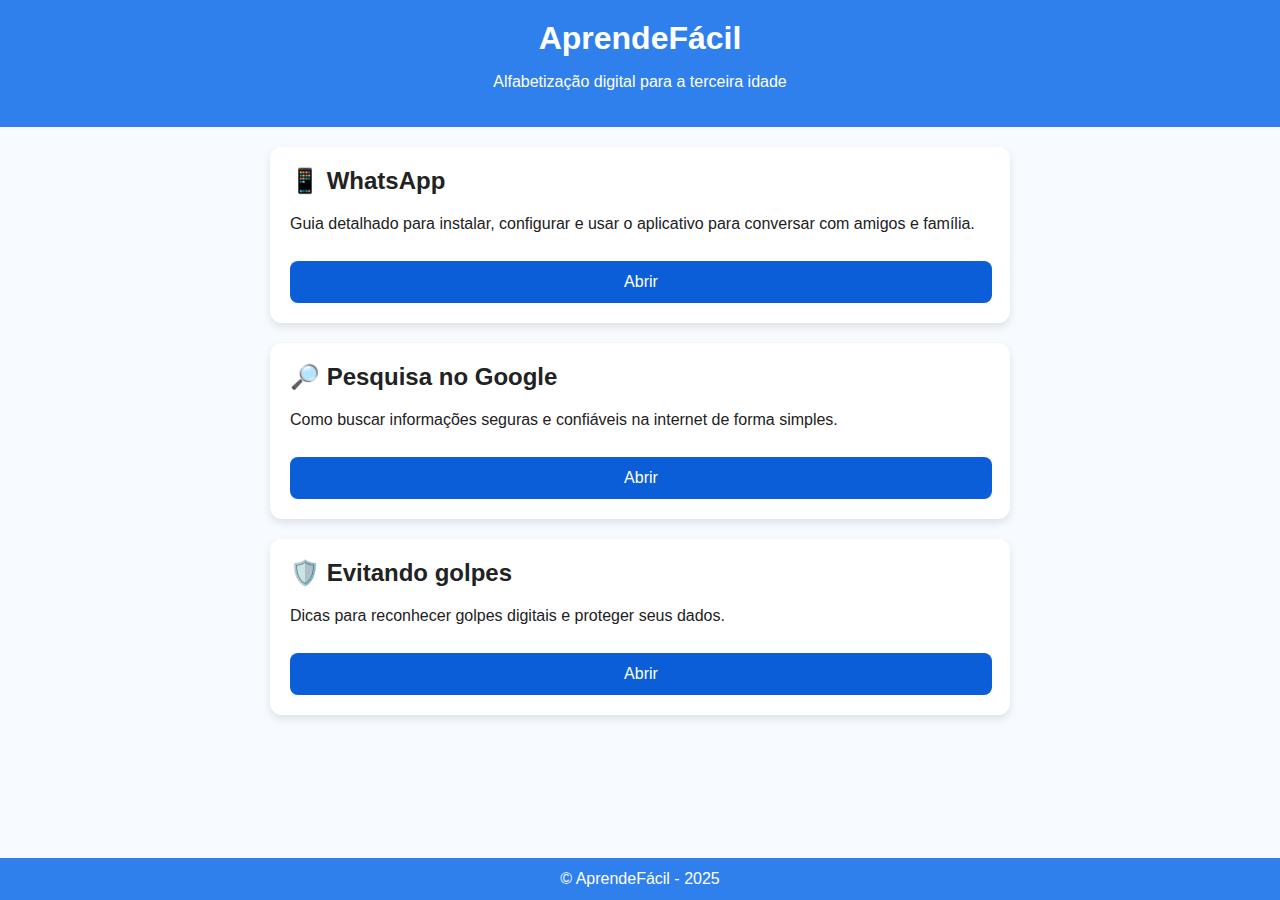
<file: index.html>
<!doctype html>
<html lang="pt-BR">
<head>
  <meta charset="utf-8">
  <meta name="viewport" content="width=device-width,initial-scale=1">
  <title>AprendeFácil — Alfabetização Digital</title>
  <link rel="stylesheet" href="style.css">
</head>
<body>
  <header>
    <h1>AprendeFácil</h1>
    <p>Alfabetização digital para a terceira idade</p>
  </header>

  <main>
    <div class="card">
      <h2>📱 WhatsApp</h2>
      <p>Guia detalhado para instalar, configurar e usar o aplicativo para conversar com amigos e família.</p>
      <a class="btn" href="whatsapp.html">Abrir</a>
    </div>
    <div class="card">
      <h2>🔎 Pesquisa no Google</h2>
      <p>Como buscar informações seguras e confiáveis na internet de forma simples.</p>
      <a class="btn" href="google.html">Abrir</a>
    </div>
    <div class="card">
      <h2>🛡️ Evitando golpes</h2>
      <p>Dicas para reconhecer golpes digitais e proteger seus dados.</p>
      <a class="btn" href="seguranca.html">Abrir</a>
    </div>
  </main>

  <footer>© AprendeFácil - 2025</footer>
</body>
</html>
</file>
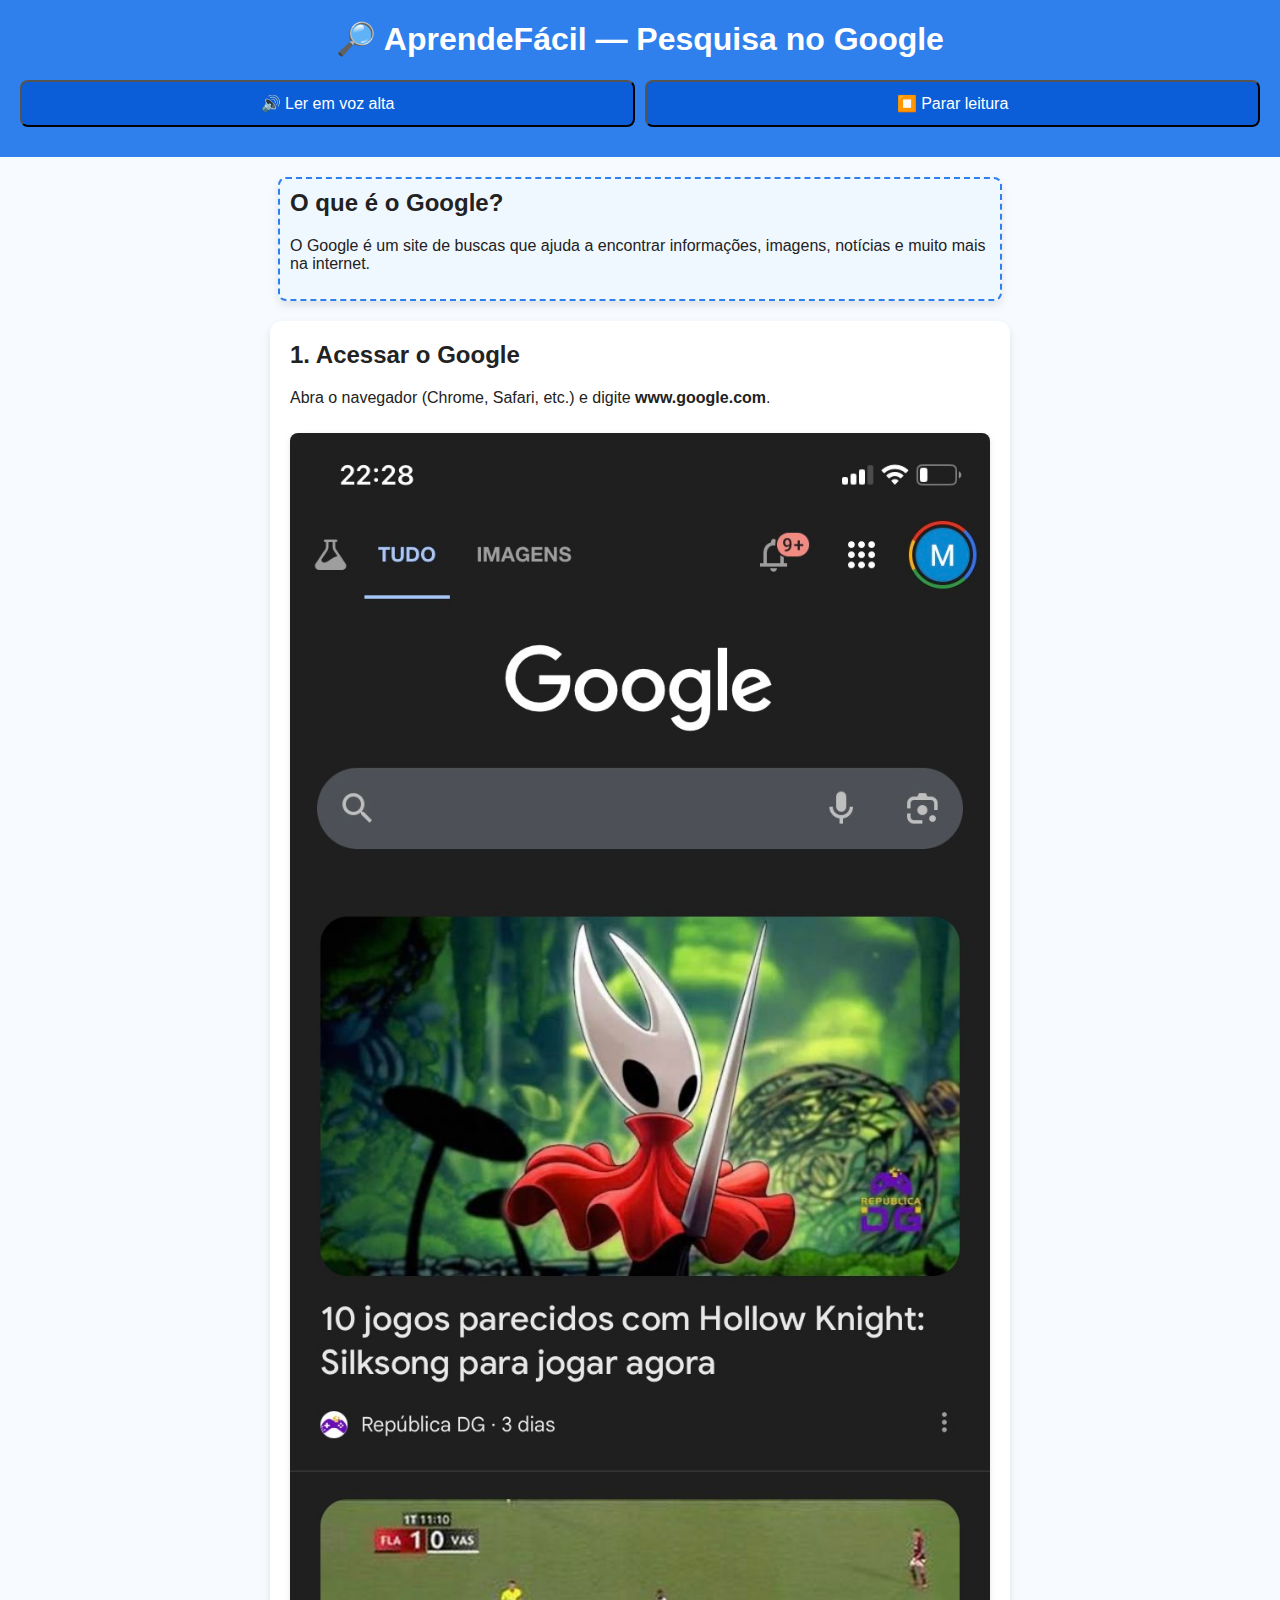
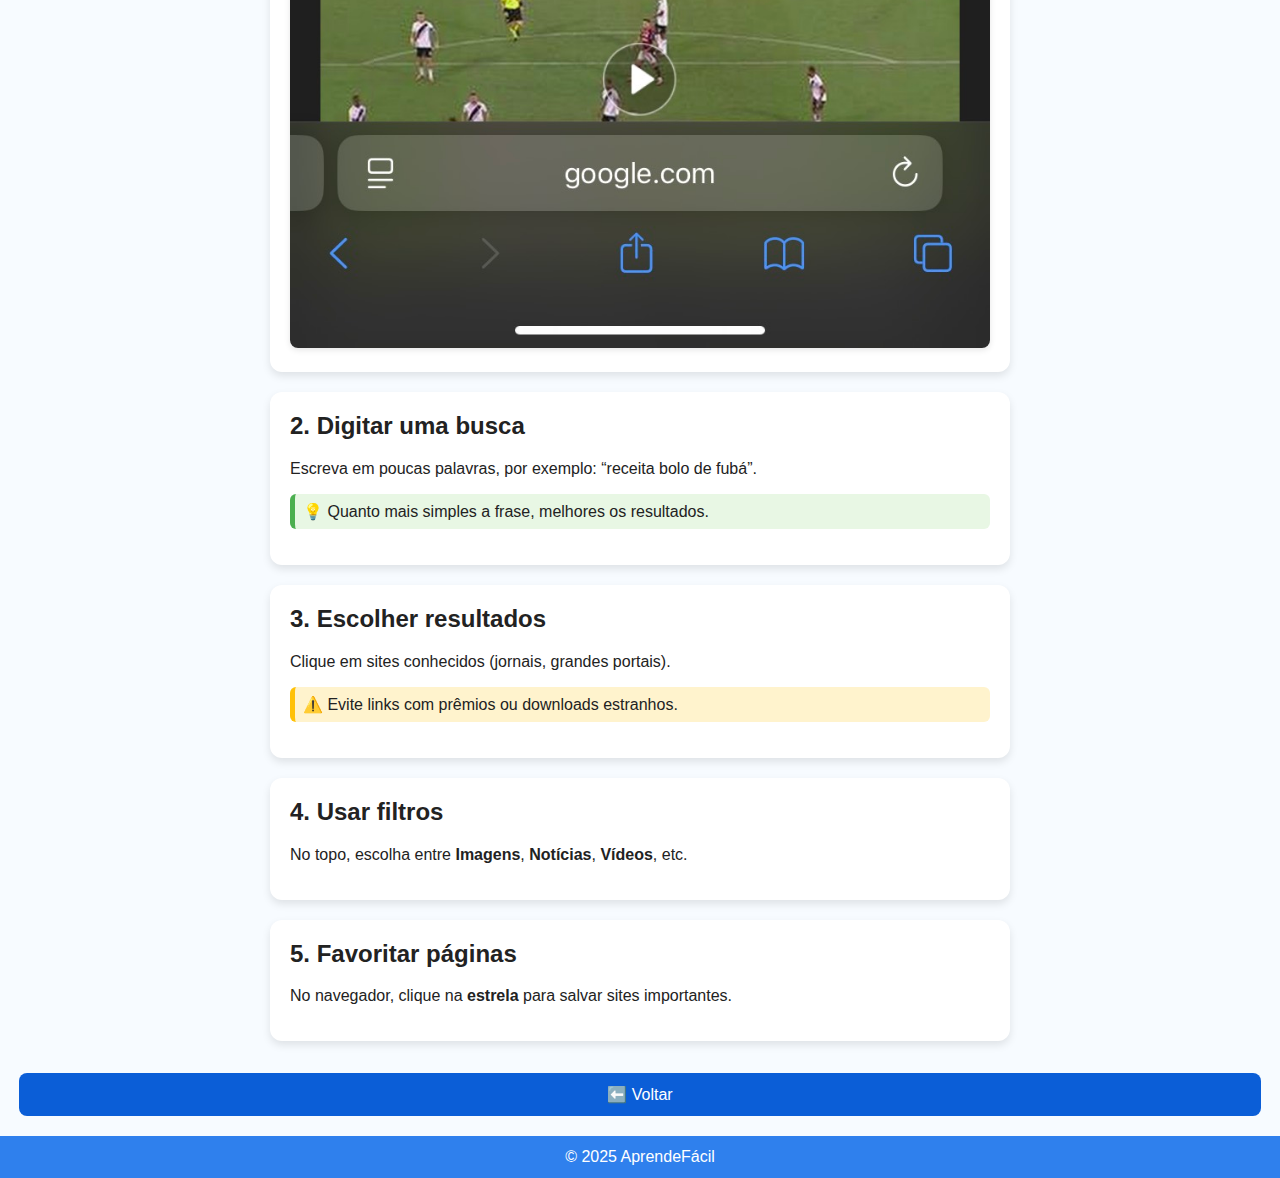
<file: google.html>
<!doctype html>
<html lang="pt-BR">
<head>
  <meta charset="utf-8">
  <meta name="viewport" content="width=device-width,initial-scale=1">
  <title>Google — AprendeFácil</title>
  <link rel="stylesheet" href="style.css">
  <script src="script.js"></script>
</head>
<body>
  <header>
    <h1>🔎 AprendeFácil — Pesquisa no Google</h1>
    <div class="controls">
      <button class="btn" onclick="speakAll()">🔊 Ler em voz alta</button>
      <button class="btn" onclick="stopSpeak()">⏹️ Parar leitura</button>
    </div>
  </header>
  <main id="page-content">
    <div class="card destaque"><h2>O que é o Google?</h2><p>O Google é um site de buscas que ajuda a encontrar informações, imagens, notícias e muito mais na internet.</p></div>
    <div class="card"><h2>1. Acessar o Google</h2><p>Abra o navegador (Chrome, Safari, etc.) e digite <strong>www.google.com</strong>.</p><img src="imagens/google_home.png" alt="Página inicial do Google"></div>
    <div class="card"><h2>2. Digitar uma busca</h2><p>Escreva em poucas palavras, por exemplo: “receita bolo de fubá”.</p><p class="dica">💡 Quanto mais simples a frase, melhores os resultados.</p></div>
    <div class="card"><h2>3. Escolher resultados</h2><p>Clique em sites conhecidos (jornais, grandes portais).</p><p class="atencao">⚠️ Evite links com prêmios ou downloads estranhos.</p></div>
    <div class="card"><h2>4. Usar filtros</h2><p>No topo, escolha entre <strong>Imagens</strong>, <strong>Notícias</strong>, <strong>Vídeos</strong>, etc.</p></div>
    <div class="card"><h2>5. Favoritar páginas</h2><p>No navegador, clique na <strong>estrela</strong> para salvar sites importantes.</p></div>
    <a class="btn" href="index.html">⬅️ Voltar</a>
  </main>
  <footer>© 2025 AprendeFácil</footer>
</body>
</html>
</file>
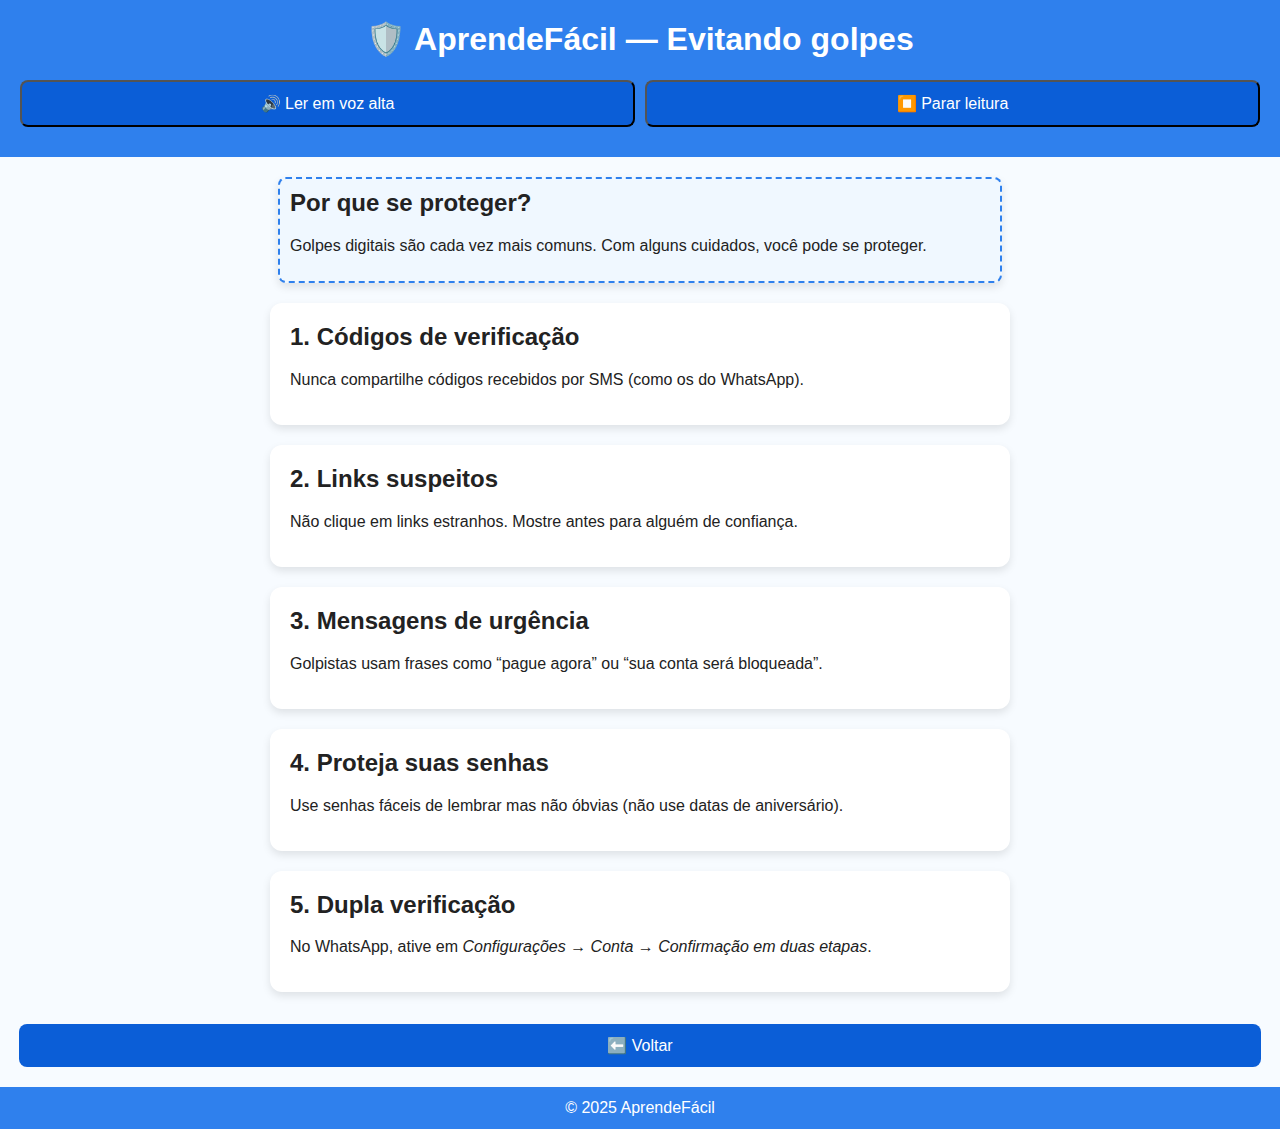
<file: seguranca.html>
<!doctype html>
<html lang="pt-BR">
<head>
  <meta charset="utf-8">
  <meta name="viewport" content="width=device-width,initial-scale=1">
  <title>Segurança — AprendeFácil</title>
  <link rel="stylesheet" href="style.css">
  <script src="script.js"></script>
</head>
<body>
  <header>
    <h1>🛡️ AprendeFácil — Evitando golpes</h1>
    <div class="controls">
      <button class="btn" onclick="speakAll()">🔊 Ler em voz alta</button>
      <button class="btn" onclick="stopSpeak()">⏹️ Parar leitura</button>
    </div>
  </header>
  <main id="page-content">
    <div class="card destaque"><h2>Por que se proteger?</h2><p>Golpes digitais são cada vez mais comuns. Com alguns cuidados, você pode se proteger.</p></div>
    <div class="card"><h2>1. Códigos de verificação</h2><p>Nunca compartilhe códigos recebidos por SMS (como os do WhatsApp).</p></div>
    <div class="card"><h2>2. Links suspeitos</h2><p>Não clique em links estranhos. Mostre antes para alguém de confiança.</p></div>
    <div class="card"><h2>3. Mensagens de urgência</h2><p>Golpistas usam frases como “pague agora” ou “sua conta será bloqueada”.</p></div>
    <div class="card"><h2>4. Proteja suas senhas</h2><p>Use senhas fáceis de lembrar mas não óbvias (não use datas de aniversário).</p></div>
    <div class="card"><h2>5. Dupla verificação</h2><p>No WhatsApp, ative em <em>Configurações → Conta → Confirmação em duas etapas</em>.</p></div>
    <a class="btn" href="index.html">⬅️ Voltar</a>
  </main>
  <footer>© 2025 AprendeFácil</footer>
</body>
</html>
</file>
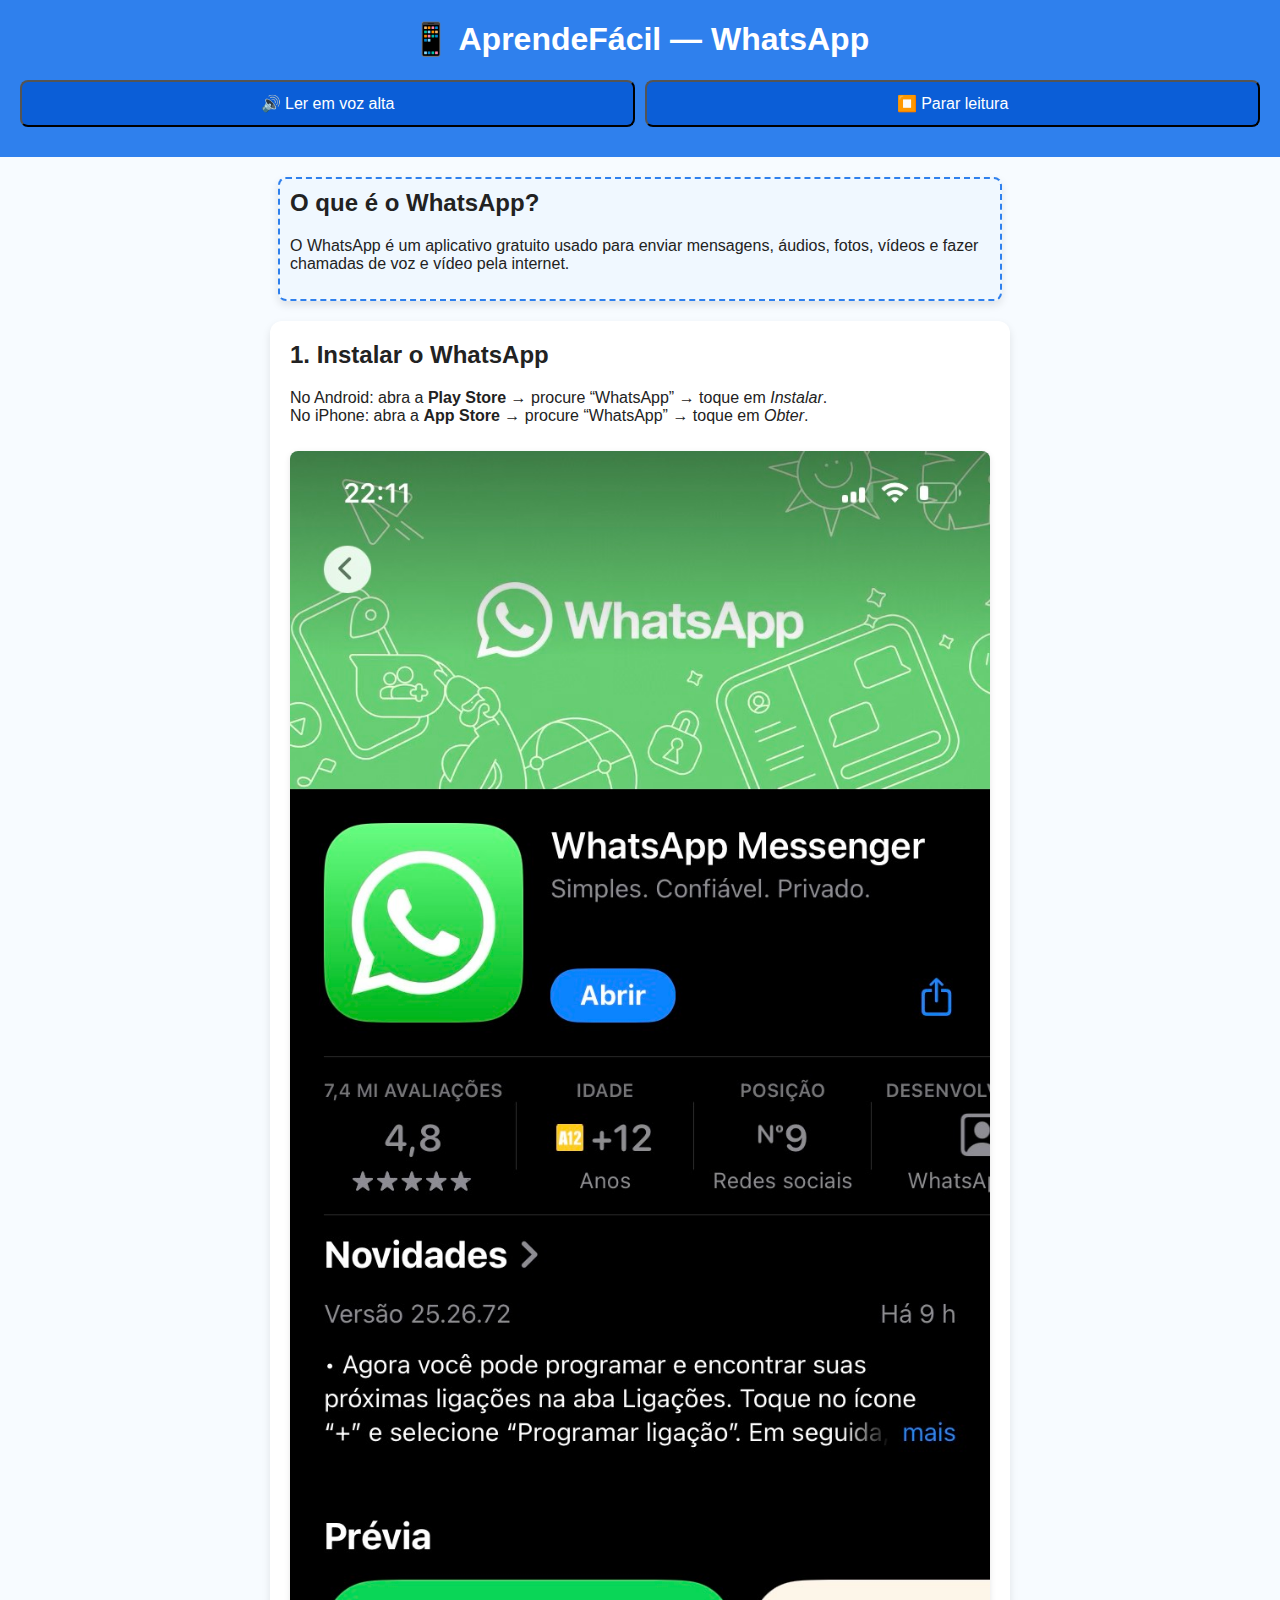
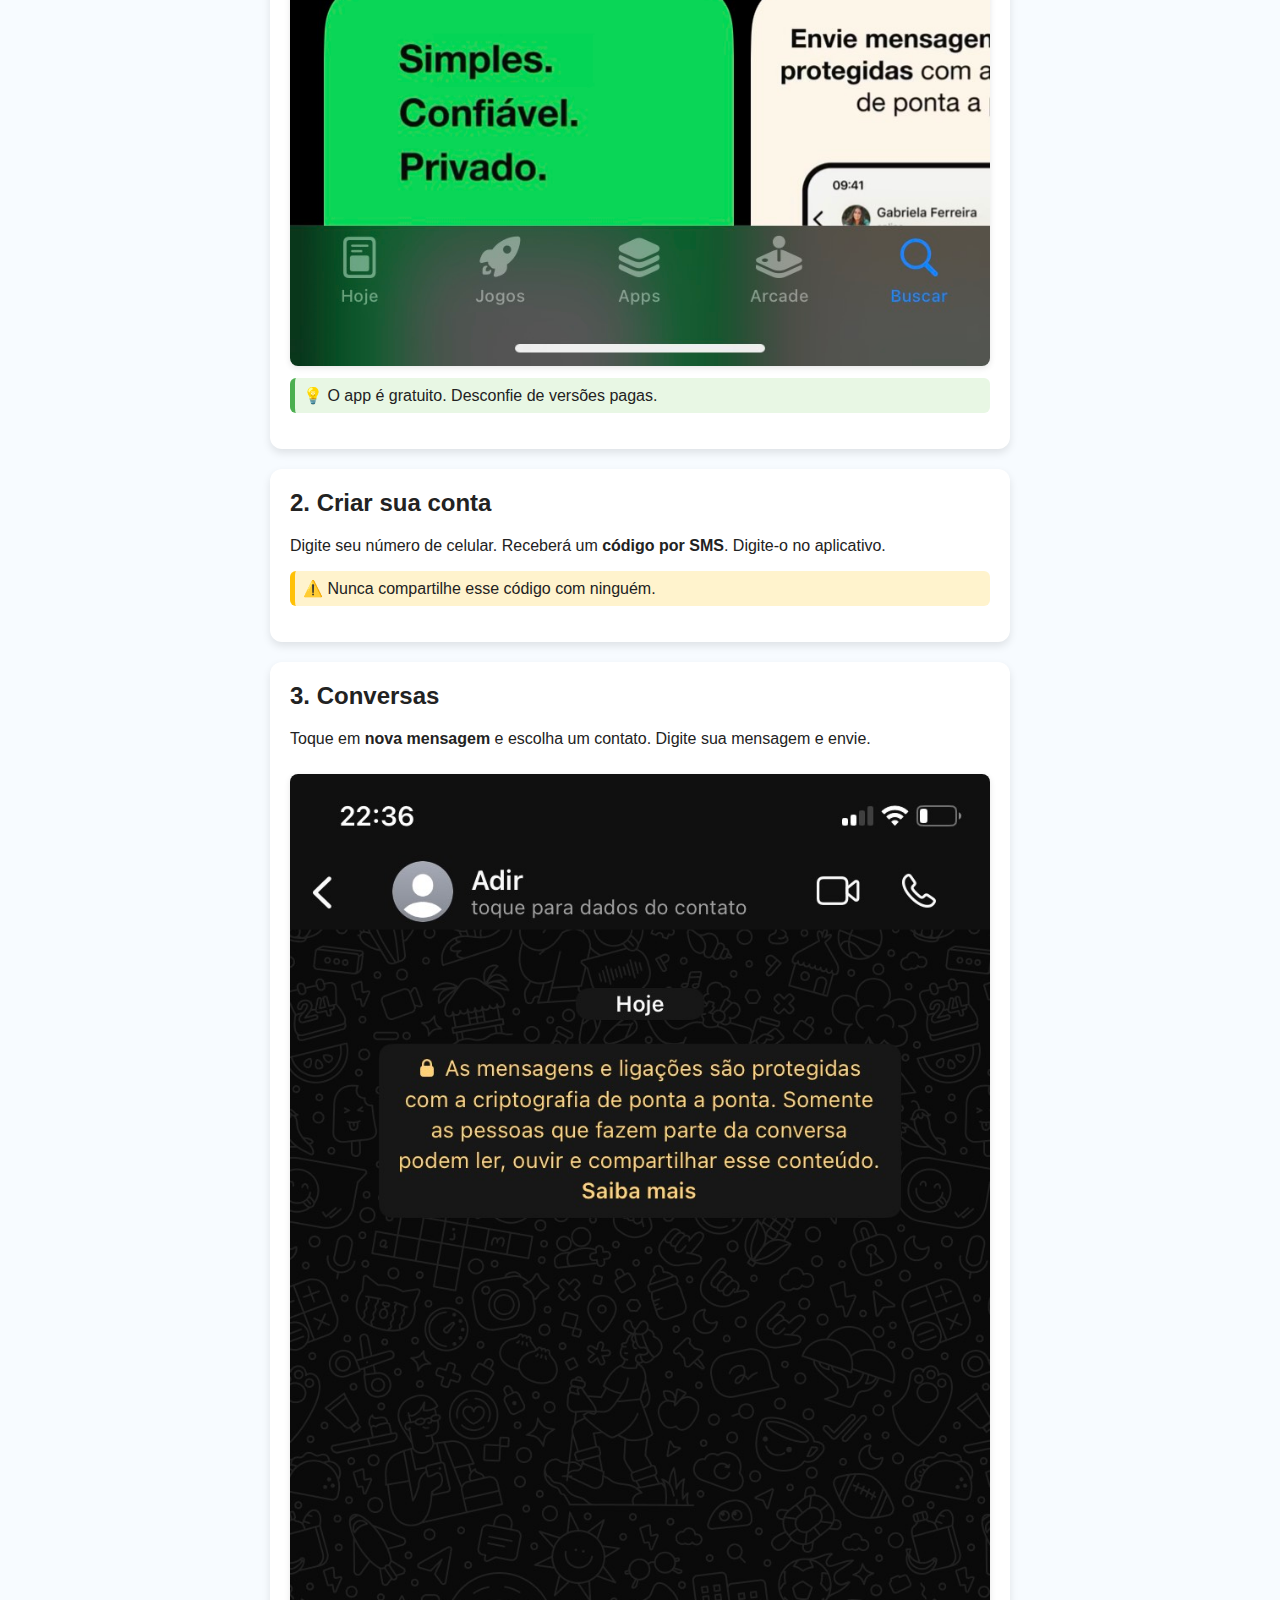
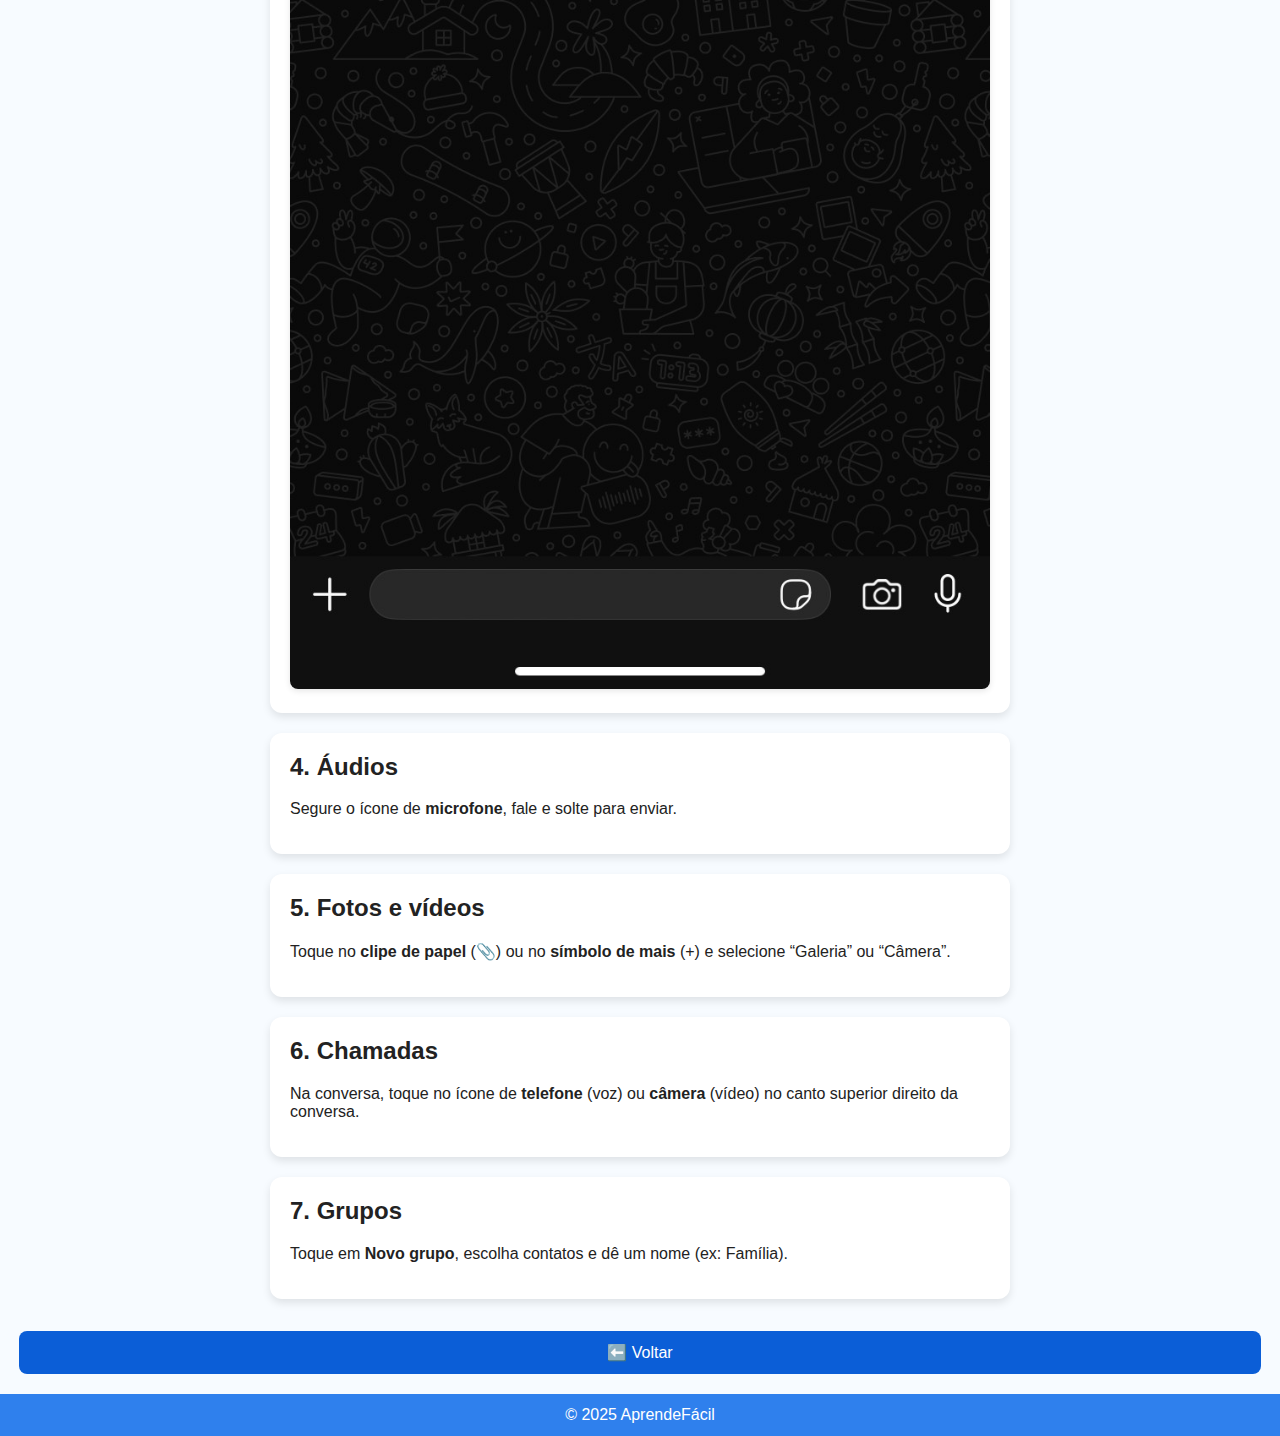
<file: whatsapp.html>
<!doctype html>
<html lang="pt-BR">
<head>
  <meta charset="utf-8">
  <meta name="viewport" content="width=device-width,initial-scale=1">
  <title>WhatsApp — AprendeFácil</title>
  <link rel="stylesheet" href="style.css">
  <script src="script.js"></script>
</head>
<body>
  <header>
    <h1>📱 AprendeFácil — WhatsApp</h1>
    <div class="controls">
      <button class="btn" onclick="speakAll()">🔊 Ler em voz alta</button>
      <button class="btn" onclick="stopSpeak()">⏹️ Parar leitura</button>
    </div>
  </header>
  <main id="page-content">
    <div class="card destaque"><h2>O que é o WhatsApp?</h2><p>O WhatsApp é um aplicativo gratuito usado para enviar mensagens, áudios, fotos, vídeos e fazer chamadas de voz e vídeo pela internet.</p></div>
    <div class="card"><h2>1. Instalar o WhatsApp</h2><p>No Android: abra a <strong>Play Store</strong> → procure “WhatsApp” → toque em <em>Instalar</em>.<br>No iPhone: abra a <strong>App Store</strong> → procure “WhatsApp” → toque em <em>Obter</em>.</p><img src="imagens/whatsapp_instalar.png" alt="Tela mostrando WhatsApp na loja de aplicativos"><p class="dica">💡 O app é gratuito. Desconfie de versões pagas.</p></div>
    <div class="card"><h2>2. Criar sua conta</h2><p>Digite seu número de celular. Receberá um <strong>código por SMS</strong>. Digite-o no aplicativo.</p><p class="atencao">⚠️ Nunca compartilhe esse código com ninguém.</p></div>
    <div class="card"><h2>3. Conversas</h2><p>Toque em <strong>nova mensagem</strong> e escolha um contato. Digite sua mensagem e envie.</p><img src="imagens/whatsapp_conversa.png" alt="Tela de conversa do WhatsApp"></div>
    <div class="card"><h2>4. Áudios</h2><p>Segure o ícone de <strong>microfone</strong>, fale e solte para enviar.</p></div>
    <div class="card"><h2>5. Fotos e vídeos</h2><p>Toque no <strong>clipe de papel</strong> (📎) ou no <strong>símbolo de mais</strong> (+) e selecione “Galeria” ou “Câmera”.</p></div>
    <div class="card"><h2>6. Chamadas</h2><p>Na conversa, toque no ícone de <strong>telefone</strong> (voz) ou <strong>câmera</strong> (vídeo) no canto superior direito da conversa.</p></div>
    <div class="card"><h2>7. Grupos</h2><p>Toque em <strong>Novo grupo</strong>, escolha contatos e dê um nome (ex: Família).</p></div>
    <a class="btn" href="index.html">⬅️ Voltar</a>
  </main>
  <footer>© 2025 AprendeFácil</footer>
</body>
</html>
</file>
<file: style.css>
/* style.css - AprendeFácil (final) */
body {
  margin: 0;
  font-family: Arial, sans-serif;
  background: #f7fbff;
  color: #222;
  display: flex;
  flex-direction: column;
  min-height: 100vh;
}
header {
  background: #2f80ed;
  color: #fff;
  padding: 20px;
  text-align: center;
}
header h1 {
  margin: 0;
  font-size: clamp(22px, 4vw, 32px);
}
main {
  flex: 1;
  display: flex;
  flex-direction: column;
  align-items: center;
  padding: 20px;
  gap: 20px;
}
.card {
  background: #fff;
  width: 100%;
  max-width: 700px;
  padding: 20px;
  border-radius: 12px;
  box-shadow: 0 4px 8px rgba(0,0,0,0.1);
}
.card h2 {
  margin-top: 0;
  font-size: clamp(18px, 3vw, 24px);
}
.card img {
  max-width: 100%;
  height: auto;
  margin-top: 10px;
  border-radius: 8px;
  box-shadow: 0 2px 6px rgba(0,0,0,0.1);
}
.btn {
  display: inline-block;
  margin-top: 12px;
  padding: 12px 1px;
  border-radius: 8px;
  background: #0b5ed7;
  color: #fff;
  text-decoration: none;
  font-size: 16px;
  width: 100%;
  text-align: center;
}
footer {
  background: #2f80ed;
  color: #fff;
  text-align: center;
  padding: 12px;
  margin-top: auto;
}
.controls { margin: 10px 0; display: flex; gap: 10px; justify-content: center; flex-wrap: wrap;}
.controls .btn { width: auto; flex: 1;}
.destaque { background:#f0f8ff; border:2px dashed #2f80ed; padding: 10px; border-radius: 8px; }
.dica { background:#e8f7e4; border-left:5px solid #4caf50; padding:8px; border-radius:6px; margin-top: 8px;}
.atencao { background:#fff3cd; border-left:5px solid #ffc107; padding:8px; border-radius:6px; margin-top: 8px;}
</file>
